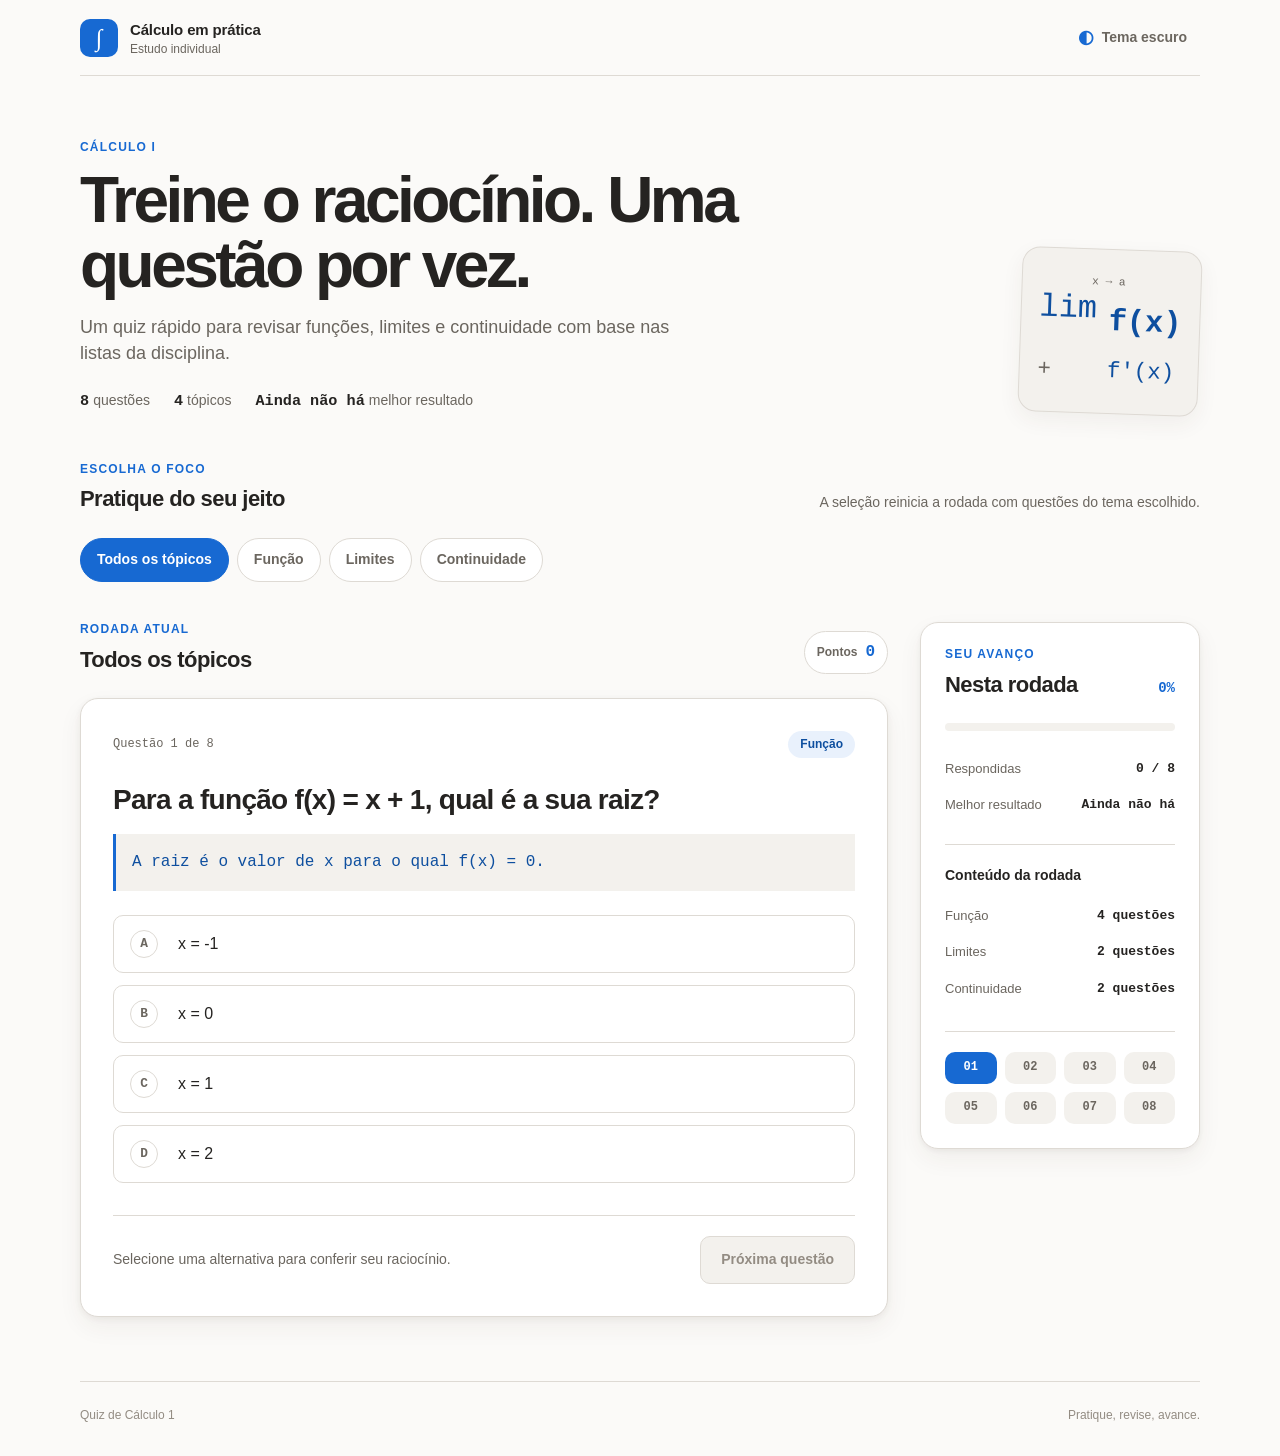
<file: index.html>
<!doctype html>
<html lang="pt-BR" data-theme="light">
  <head>
    <meta charset="UTF-8" />
    <meta name="viewport" content="width=device-width, initial-scale=1.0" />
    <meta
      name="description"
      content="Quiz interativo para praticar conteúdos de Cálculo 1."
    />
    <title>Cálculo em prática | Quiz de Cálculo 1</title>
    <link rel="stylesheet" href="style.css" />
    <script src="script.js" defer></script>
  </head>
  <body>
    <div class="app-shell">
      <header class="topbar">
        <a class="brand" href="." aria-label="Cálculo em prática, início">
          <span class="brand-mark" aria-hidden="true">∫</span>
          <span>
            <strong>Cálculo em prática</strong>
            <small>Estudo individual</small>
          </span>
        </a>

        <button
          class="theme-toggle"
          id="theme-toggle"
          type="button"
          aria-pressed="false"
          aria-label="Ativar tema escuro"
        >
          <span class="theme-glyph" aria-hidden="true">◐</span>
          <span id="theme-label">Tema escuro</span>
        </button>
      </header>

      <main>
        <section class="hero" aria-labelledby="page-title">
          <div class="hero-copy">
            <p class="eyebrow">CÁLCULO I</p>
            <h1 id="page-title">Treine o raciocínio. Uma questão por vez.</h1>
            <p class="hero-description">
              Um quiz rápido para revisar funções, limites e continuidade com base nas listas da disciplina.
            </p>
            <div class="hero-stats" aria-label="Resumo do quiz">
              <span><strong id="hero-question-count">8</strong> questões</span>
              <span><strong>4</strong> tópicos</span>
              <span><strong id="hero-best-score">Ainda não há</strong> melhor resultado</span>
            </div>
          </div>
          <div class="hero-equation" aria-hidden="true">
            <span>lim</span>
            <small>x → a</small>
            <strong>f(x)</strong>
            <i>+</i>
            <span>f′(x)</span>
          </div>
        </section>

        <section class="topic-section" aria-labelledby="topic-title">
          <div class="section-heading">
            <div>
              <p class="section-label">Escolha o foco</p>
              <h2 id="topic-title">Pratique do seu jeito</h2>
            </div>
            <p class="section-note">A seleção reinicia a rodada com questões do tema escolhido.</p>
          </div>

          <nav class="topic-tabs" id="topic-tabs" aria-label="Filtrar questões por tópico">
            <button class="topic-tab is-active" type="button" data-topic="all" aria-pressed="true">Todos os tópicos</button>
            <button class="topic-tab" type="button" data-topic="funcao" aria-pressed="false">Função</button>
            <button class="topic-tab" type="button" data-topic="limites" aria-pressed="false">Limites</button>
            <button class="topic-tab" type="button" data-topic="continuidade" aria-pressed="false">Continuidade</button>
          </nav>
        </section>

        <div class="quiz-layout">
          <section class="quiz-stage" id="quiz-stage" aria-labelledby="round-title">
            <div class="stage-header">
              <div>
                <p class="section-label">Rodada atual</p>
                <h2 id="round-title">Todos os tópicos</h2>
              </div>
              <div class="score-chip" aria-label="Pontuação atual">
                <span class="score-chip-label">Pontos</span>
                <strong id="score-value">0</strong>
              </div>
            </div>

            <article class="question-card" id="question-card" aria-labelledby="question-text">
              <div class="question-meta">
                <span id="question-number">Questão 1 de 8</span>
                <span class="topic-badge" id="question-topic">Função</span>
              </div>
              <h3 id="question-text">Carregando questão...</h3>
              <p class="formula" id="question-formula" hidden></p>
              <div class="options" id="options" role="group" aria-label="Alternativas"></div>

              <div class="feedback" id="feedback" role="status" aria-live="polite" hidden>
                <strong id="feedback-title"></strong>
                <p id="feedback-text"></p>
              </div>

              <div class="question-footer">
                <p id="helper-copy">Selecione uma alternativa para conferir seu raciocínio.</p>
                <button class="primary-button" id="next-button" type="button" disabled>Próxima questão</button>
              </div>
            </article>
          </section>

          <aside class="progress-panel" id="progress-panel" aria-labelledby="progress-title">
            <div class="progress-panel-header">
              <div>
                <p class="section-label">Seu avanço</p>
                <h2 id="progress-title">Nesta rodada</h2>
              </div>
              <span class="progress-percent" id="progress-percent">0%</span>
            </div>

            <div class="progress-meter" role="progressbar" aria-label="Progresso do quiz" aria-valuemin="0" aria-valuemax="8" aria-valuenow="0">
              <span id="progress-fill"></span>
            </div>

            <div class="metric-row">
              <span>Respondidas</span>
              <strong id="answered-count">0 / 8</strong>
            </div>
            <div class="metric-row">
              <span>Melhor resultado</span>
              <strong id="best-score">Ainda não há</strong>
            </div>

            <div class="panel-divider"></div>

            <div class="topic-summary">
              <h3>Conteúdo da rodada</h3>
              <div id="topic-breakdown"></div>
            </div>

            <ol class="question-list" id="question-list" aria-label="Lista de questões"></ol>
          </aside>
        </div>

        <section class="result-panel" id="result-panel" aria-labelledby="result-title" tabindex="-1" hidden>
          <div class="result-intro">
            <p class="eyebrow">RODADA CONCLUÍDA</p>
            <h2 id="result-title">Seu resultado está pronto.</h2>
            <p id="result-message">Continue praticando para consolidar os conceitos.</p>
          </div>
          <div class="result-score">
            <span>Você acertou</span>
            <strong id="result-score-value">0 / 8</strong>
            <small id="result-percent">0% de aproveitamento</small>
          </div>
          <div class="result-content">
            <div class="result-best">
              <span>Melhor resultado</span>
              <strong id="result-best-score">Ainda não há</strong>
            </div>
            <div class="result-breakdown" id="result-breakdown"></div>
          </div>
          <button class="primary-button" id="restart-button" type="button">Tentar novamente</button>
        </section>
      </main>

      <footer class="footer">
        <span>Quiz de Cálculo 1</span>
        <span>Pratique, revise, avance.</span>
      </footer>
    </div>
  </body>
</html>
</file>
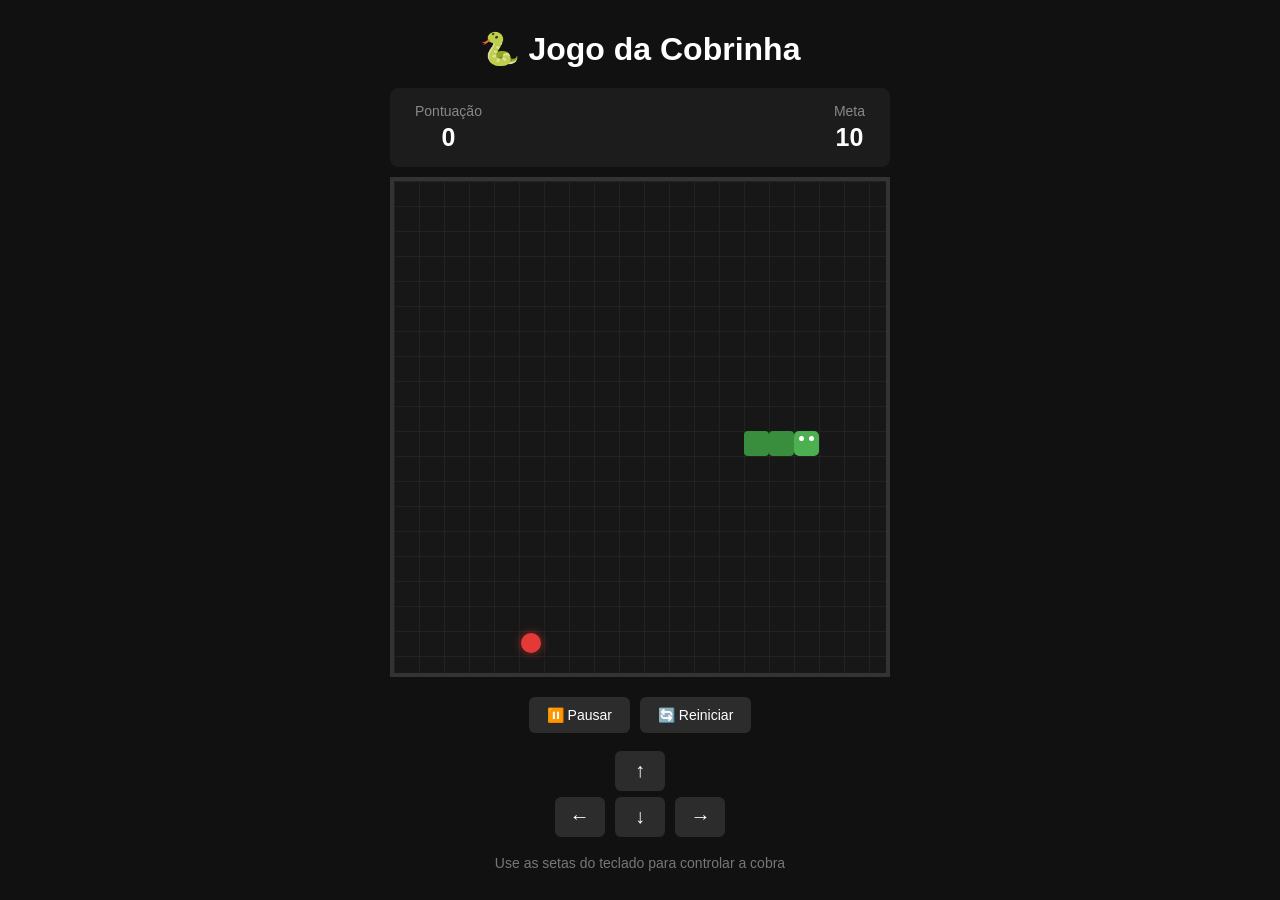
<file: JogoDaCobrina/index.html>
<!DOCTYPE html>
<html lang="pt-BR">

<head>
    <meta charset="UTF-8">
    <meta name="viewport" content="width=device-width, initial-scale=1.0">

    <title>Jogo da Cobrinha</title>

    <link rel="stylesheet" href="estilo.css">
</head>

<body>

    <main class="game">

        <h1>🐍 Jogo da Cobrinha</h1>


        <!-- PLACAR -->

        <div class="placar">

            <div>
                <span>Pontuação</span>
                <strong id="pontuacao">0</strong>
            </div>

            <div>
                <span>Meta</span>
                <strong>10</strong>
            </div>

        </div>


        <!-- TABULEIRO -->

        <div id="tabuleiro" class="tabuleiro">

            <div id="cobra"></div>

            <div id="comida" class="comida"></div>

        </div>


        <!-- BOTÕES -->

        <div class="botoes">

            <button id="botaoPausa">
                ⏸️ Pausar
            </button>

            <button id="botaoReiniciar">
                🔄 Reiniciar
            </button>

        </div>


        <!-- CONTROLES -->

        <div class="controles">

            <button id="cima">↑</button>

            <div>

                <button id="esquerda">←</button>

                <button id="baixo">↓</button>

                <button id="direita">→</button>

            </div>

        </div>


        <p>
            Use as setas do teclado para controlar a cobra
        </p>

    </main>


    <script src="script.js"></script>

</body>

</html>
</file>
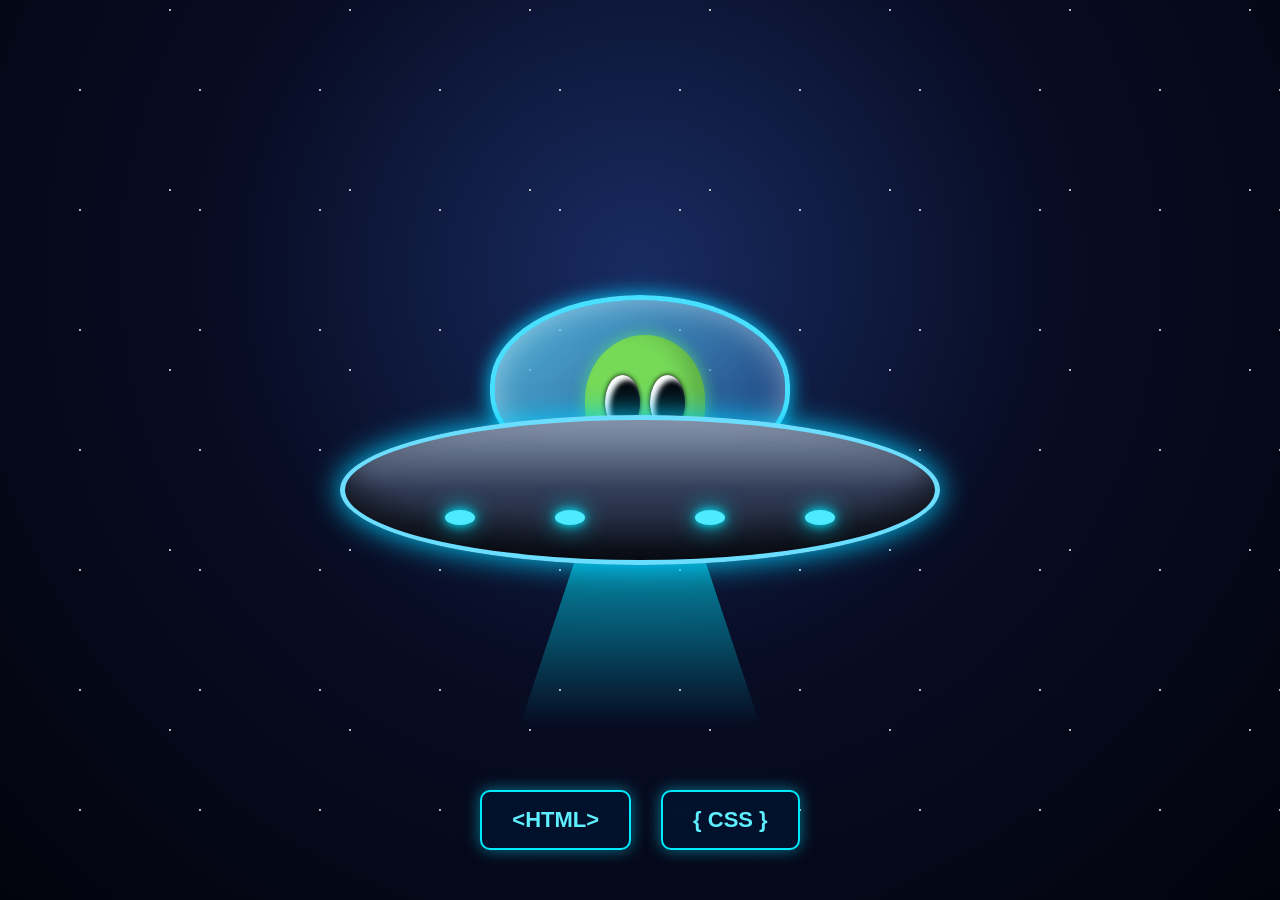
<file: dieglison/alien/src/index.html>
<!DOCTYPE html>
<html lang="pt-BR">
<head>
    <meta charset="UTF-8">
    <meta name="viewport" content="width=device-width, initial-scale=1.0">

    <title>ET no Disco Voador</title>

    <link rel="stylesheet" href="style.css">
</head>

<body>

    <main class="cena">

        <div class="estrelas"></div>

        <div class="disco-voador">

            <div class="cabine">
                <div class="et">
                    <div class="olho olho-esquerdo"></div>
                    <div class="olho olho-direito"></div>

                    <div class="boca"></div>
                </div>
            </div>

            <div class="corpo-disco">
                <div class="luz luz-1"></div>
                <div class="luz luz-2"></div>
                <div class="luz luz-3"></div>
                <div class="luz luz-4"></div>
            </div>

            <div class="raio"></div>

        </div>

        <section class="tecnologias">
            <span>&lt;HTML&gt;</span>
            <span>{ CSS }</span>
        </section>

    </main>

</body>
</html>
</file>
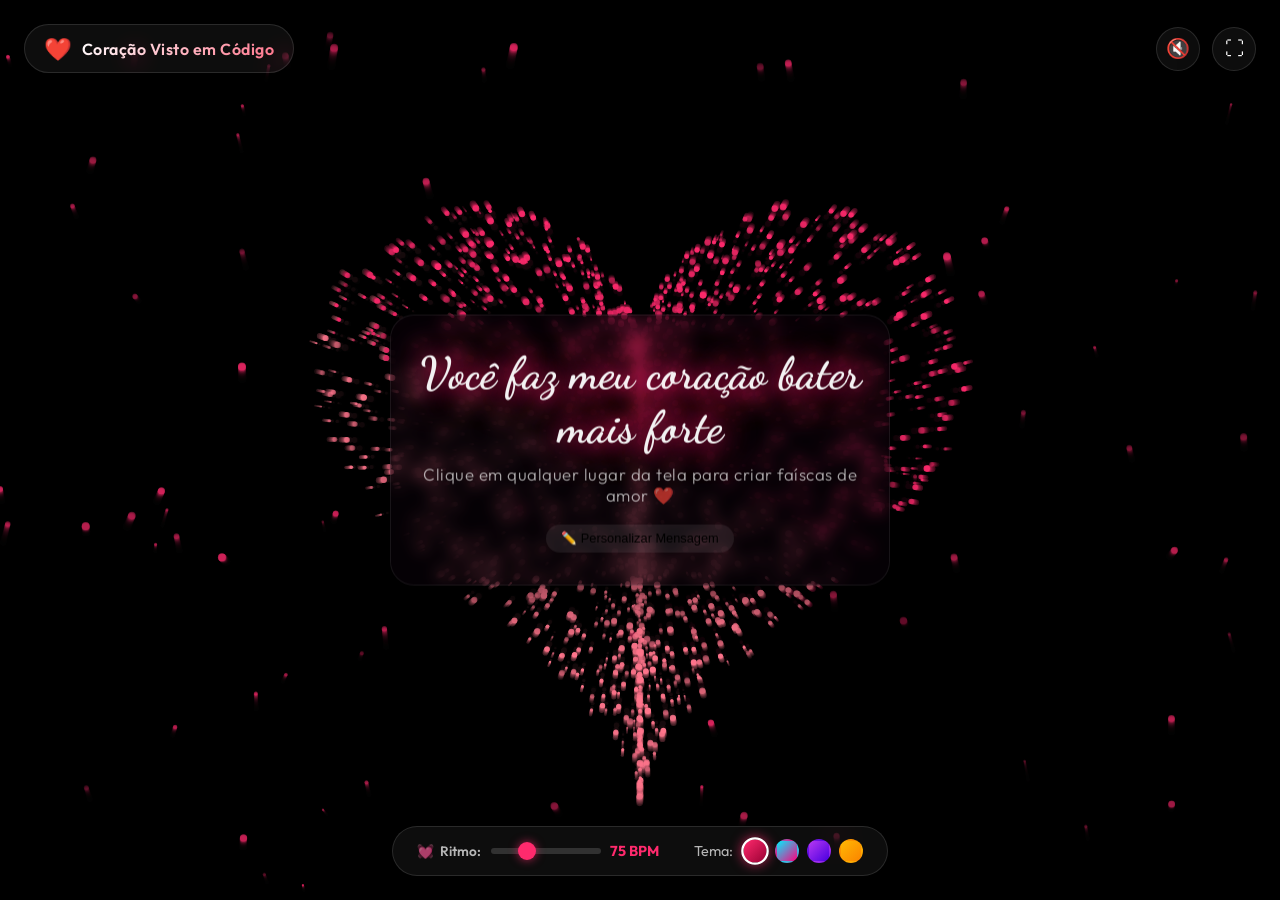
<file: coracao.html>
<!DOCTYPE html>
<html lang="pt-BR">
<head>
  <meta charset="UTF-8">
  <meta name="viewport" content="width=device-width, initial-scale=1.0">
  <meta name="description" content="Página interativa com um coração pulsação 3D, partículas luminosas, som de batimentos cardíacos e mensagem personalizável.">
  <title>Coração Interativo | Animação Radiante em Canvas</title>
  
  <!-- Google Fonts -->
  <link rel="preconnect" href="https://fonts.googleapis.com">
  <link rel="preconnect" href="https://fonts.gstatic.com" crossorigin>
  <link href="https://fonts.googleapis.com/css2?family=Dancing+Script:wght@600;700&family=Outfit:wght@300;400;600;700&display=swap" rel="stylesheet">

  <style>
    :root {
      --bg-gradient: radial-gradient(circle at center, #1b0714 0%, #080206 70%, #000000 100%);
      --primary-color: #ff2a6d;
      --secondary-color: #ff758c;
      --glow-color: rgba(255, 42, 109, 0.7);
      --glass-bg: rgba(255, 255, 255, 0.05);
      --glass-border: rgba(255, 255, 255, 0.12);
      --glass-shadow: 0 8px 32px 0 rgba(0, 0, 0, 0.5);
      --text-main: #ffffff;
      --text-muted: rgba(255, 255, 255, 0.7);
    }

    /* Themes */
    [data-theme="cyber"] {
      --primary-color: #00f0ff;
      --secondary-color: #ff007f;
      --glow-color: rgba(0, 240, 255, 0.7);
      --bg-gradient: radial-gradient(circle at center, #091224 0%, #030611 70%, #000000 100%);
    }

    [data-theme="purple"] {
      --primary-color: #b537f2;
      --secondary-color: #ea5455;
      --glow-color: rgba(181, 55, 242, 0.7);
      --bg-gradient: radial-gradient(circle at center, #18052b 0%, #090214 70%, #000000 100%);
    }

    [data-theme="gold"] {
      --primary-color: #ffb703;
      --secondary-color: #fb8500;
      --glow-color: rgba(255, 183, 3, 0.7);
      --bg-gradient: radial-gradient(circle at center, #241903 0%, #0e0901 70%, #000000 100%);
    }

    * {
      box-sizing: border-box;
      margin: 0;
      padding: 0;
      user-select: none;
    }

    body, html {
      width: 100%;
      height: 100%;
      overflow: hidden;
      font-family: 'Outfit', sans-serif;
      background: var(--bg-gradient);
      color: var(--text-main);
      transition: background 0.8s ease;
    }

    /* Canvas background */
    #canvas-container {
      position: absolute;
      top: 0;
      left: 0;
      width: 100%;
      height: 100%;
      z-index: 1;
    }

    canvas {
      display: block;
      width: 100%;
      height: 100%;
    }

    /* UI Overlay Layer */
    .ui-layer {
      position: relative;
      z-index: 10;
      width: 100%;
      height: 100%;
      pointer-events: none;
      display: flex;
      flex-direction: column;
      justify-content: space-between;
      padding: 1.5rem;
    }

    .interactive-element {
      pointer-events: auto;
    }

    /* Header Bar */
    header {
      display: flex;
      justify-content: space-between;
      align-items: center;
      width: 100%;
    }

    .brand-tag {
      display: flex;
      align-items: center;
      gap: 0.6rem;
      background: var(--glass-bg);
      backdrop-filter: blur(12px);
      -webkit-backdrop-filter: blur(12px);
      border: 1px solid var(--glass-border);
      padding: 0.6rem 1.2rem;
      border-radius: 50px;
      box-shadow: var(--glass-shadow);
    }

    .brand-icon {
      font-size: 1.4rem;
      animation: heartbeat-small 1.2s infinite ease-in-out;
      display: inline-block;
    }

    .brand-title {
      font-weight: 600;
      font-size: 1rem;
      letter-spacing: 0.5px;
      background: linear-gradient(135deg, #fff 0%, var(--secondary-color) 100%);
      -webkit-background-clip: text;
      -webkit-text-fill-color: transparent;
    }

    .top-actions {
      display: flex;
      gap: 0.75rem;
    }

    .icon-btn {
      background: var(--glass-bg);
      backdrop-filter: blur(12px);
      -webkit-backdrop-filter: blur(12px);
      border: 1px solid var(--glass-border);
      color: var(--text-main);
      width: 44px;
      height: 44px;
      border-radius: 50%;
      display: flex;
      align-items: center;
      justify-content: center;
      cursor: pointer;
      font-size: 1.2rem;
      transition: all 0.3s cubic-bezier(0.4, 0, 0.2, 1);
      box-shadow: var(--glass-shadow);
    }

    .icon-btn:hover {
      background: rgba(255, 255, 255, 0.15);
      border-color: var(--primary-color);
      transform: translateY(-2px) scale(1.05);
      box-shadow: 0 0 15px var(--glow-color);
    }

    .icon-btn:active {
      transform: translateY(0) scale(0.95);
    }

    .icon-btn.active {
      background: var(--primary-color);
      border-color: var(--primary-color);
      box-shadow: 0 0 20px var(--glow-color);
    }

    /* Central Message Card */
    .message-container {
      position: absolute;
      top: 50%;
      left: 50%;
      transform: translate(-50%, -50%);
      text-align: center;
      max-width: 90%;
      width: 500px;
      pointer-events: none;
      z-index: 5;
    }

    .message-card {
      background: rgba(15, 7, 15, 0.4);
      backdrop-filter: blur(8px);
      -webkit-backdrop-filter: blur(8px);
      border: 1px solid rgba(255, 255, 255, 0.08);
      border-radius: 24px;
      padding: 2rem 1.5rem;
      box-shadow: 0 20px 50px rgba(0, 0, 0, 0.4);
      transition: all 0.5s ease;
      opacity: 0.95;
    }

    .message-card:hover {
      border-color: var(--glass-border);
      background: rgba(20, 8, 20, 0.55);
    }

    .custom-heading {
      font-family: 'Dancing Script', cursive;
      font-size: 2.8rem;
      font-weight: 700;
      color: var(--text-main);
      text-shadow: 0 0 20px var(--glow-color), 0 0 40px var(--primary-color);
      margin-bottom: 0.5rem;
      line-height: 1.2;
    }

    .custom-subtext {
      font-size: 1.05rem;
      color: var(--text-muted);
      font-weight: 300;
      letter-spacing: 0.5px;
      margin-top: 0.5rem;
    }

    .edit-hint {
      margin-top: 1.2rem;
      display: inline-block;
      font-size: 0.8rem;
      background: rgba(255, 255, 255, 0.08);
      padding: 0.35rem 0.9rem;
      border-radius: 20px;
      cursor: pointer;
      transition: all 0.3s ease;
      border: 1px solid transparent;
      pointer-events: auto;
    }

    .edit-hint:hover {
      background: rgba(255, 255, 255, 0.18);
      border-color: var(--primary-color);
      color: #fff;
      transform: scale(1.03);
    }

    /* Bottom Control Bar */
    footer {
      display: flex;
      justify-content: center;
      width: 100%;
    }

    .control-panel {
      display: flex;
      align-items: center;
      gap: 1.5rem;
      background: var(--glass-bg);
      backdrop-filter: blur(16px);
      -webkit-backdrop-filter: blur(16px);
      border: 1px solid var(--glass-border);
      padding: 0.75rem 1.5rem;
      border-radius: 50px;
      box-shadow: var(--glass-shadow);
      max-width: 100%;
      overflow-x: auto;
    }

    .control-group {
      display: flex;
      align-items: center;
      gap: 0.6rem;
      font-size: 0.9rem;
      color: var(--text-muted);
      white-space: nowrap;
    }

    .control-group label {
      display: flex;
      align-items: center;
      gap: 0.4rem;
      font-size: 0.85rem;
      font-weight: 600;
    }

    .bpm-display {
      font-weight: 700;
      color: var(--primary-color);
      min-width: 60px;
    }

    /* Custom Range Slider */
    input[type="range"] {
      -webkit-appearance: none;
      appearance: none;
      width: 110px;
      height: 6px;
      background: rgba(255, 255, 255, 0.15);
      border-radius: 3px;
      outline: none;
    }

    input[type="range"]::-webkit-slider-thumb {
      -webkit-appearance: none;
      appearance: none;
      width: 18px;
      height: 18px;
      border-radius: 50%;
      background: var(--primary-color);
      cursor: pointer;
      box-shadow: 0 0 10px var(--glow-color);
      transition: transform 0.2s ease;
    }

    input[type="range"]::-webkit-slider-thumb:hover {
      transform: scale(1.2);
    }

    /* Color Swatches */
    .theme-swatches {
      display: flex;
      gap: 0.5rem;
    }

    .swatch {
      width: 24px;
      height: 24px;
      border-radius: 50%;
      cursor: pointer;
      border: 2px solid transparent;
      transition: all 0.3s ease;
    }

    .swatch:hover {
      transform: scale(1.15);
    }

    .swatch.selected {
      border-color: #ffffff;
      box-shadow: 0 0 10px var(--glow-color);
      transform: scale(1.15);
    }

    .swatch-red { background: linear-gradient(135deg, #ff2a6d, #990033); }
    .swatch-cyber { background: linear-gradient(135deg, #00f0ff, #ff007f); }
    .swatch-purple { background: linear-gradient(135deg, #b537f2, #4a00e0); }
    .swatch-gold { background: linear-gradient(135deg, #ffb703, #fb8500); }

    /* Modal dialog */
    .modal-overlay {
      position: fixed;
      top: 0;
      left: 0;
      width: 100vw;
      height: 100vh;
      background: rgba(0, 0, 0, 0.7);
      backdrop-filter: blur(10px);
      z-index: 100;
      display: flex;
      align-items: center;
      justify-content: center;
      opacity: 0;
      pointer-events: none;
      transition: opacity 0.4s ease;
    }

    .modal-overlay.open {
      opacity: 1;
      pointer-events: auto;
    }

    .modal-card {
      background: #140814;
      border: 1px solid var(--glass-border);
      border-radius: 20px;
      padding: 2rem;
      width: 90%;
      max-width: 440px;
      box-shadow: 0 25px 50px rgba(0,0,0,0.8);
      transform: translateY(20px);
      transition: transform 0.4s ease;
    }

    .modal-overlay.open .modal-card {
      transform: translateY(0);
    }

    .modal-title {
      font-size: 1.4rem;
      font-weight: 700;
      margin-bottom: 1rem;
      color: #fff;
      display: flex;
      align-items: center;
      gap: 0.5rem;
    }

    .form-group {
      margin-bottom: 1.2rem;
    }

    .form-group label {
      display: block;
      font-size: 0.85rem;
      color: var(--text-muted);
      margin-bottom: 0.4rem;
    }

    .form-group input, .form-group textarea {
      width: 100%;
      background: rgba(255, 255, 255, 0.06);
      border: 1px solid var(--glass-border);
      border-radius: 10px;
      padding: 0.75rem 1rem;
      color: #fff;
      font-family: inherit;
      font-size: 1rem;
      outline: none;
      transition: border-color 0.3s ease;
    }

    .form-group input:focus, .form-group textarea:focus {
      border-color: var(--primary-color);
      box-shadow: 0 0 10px var(--glow-color);
    }

    .modal-actions {
      display: flex;
      justify-content: flex-end;
      gap: 0.8rem;
      margin-top: 1.5rem;
    }

    .btn {
      padding: 0.65rem 1.4rem;
      border-radius: 30px;
      font-size: 0.9rem;
      font-weight: 600;
      cursor: pointer;
      border: none;
      transition: all 0.3s ease;
    }

    .btn-secondary {
      background: rgba(255, 255, 255, 0.1);
      color: #fff;
    }

    .btn-secondary:hover {
      background: rgba(255, 255, 255, 0.2);
    }

    .btn-primary {
      background: var(--primary-color);
      color: #fff;
      box-shadow: 0 0 15px var(--glow-color);
    }

    .btn-primary:hover {
      transform: translateY(-2px);
      box-shadow: 0 0 25px var(--glow-color);
    }

    /* Keyframes */
    @keyframes heartbeat-small {
      0%, 100% { transform: scale(1); }
      15% { transform: scale(1.25); }
      30% { transform: scale(1.05); }
      45% { transform: scale(1.15); }
    }

    /* Responsive tweaks */
    @media (max-width: 600px) {
      .custom-heading {
        font-size: 2.2rem;
      }
      .custom-subtext {
        font-size: 0.95rem;
      }
      .control-panel {
        padding: 0.6rem 1rem;
        gap: 1rem;
      }
      .bpm-text-hide {
        display: none;
      }
    }
  </style>
</head>
<body data-theme="red">

  <!-- Background Interactive Canvas -->
  <div id="canvas-container">
    <canvas id="heart-canvas"></canvas>
  </div>

  <!-- UI Overlay -->
  <div class="ui-layer">
    
    <!-- Top Header -->
    <header>
      <div class="brand-tag interactive-element">
        <span class="brand-icon" aria-hidden="true">❤️</span>
        <span class="brand-title">Coração Visto em Código</span>
      </div>

      <div class="top-actions">
        <button class="icon-btn interactive-element" id="audio-toggle" title="Ativar/Desativar Som do Coração" aria-label="Alternar áudio de batimentos">
          <span id="audio-icon">🔇</span>
        </button>
        <button class="icon-btn interactive-element" id="fullscreen-toggle" title="Tela Cheia" aria-label="Alternar tela cheia">
          <span>⛶</span>
        </button>
      </div>
    </header>

    <!-- Central Floating Message -->
    <main class="message-container">
      <div class="message-card">
        <h1 class="custom-heading" id="card-heading">Você faz meu coração bater mais forte</h1>
        <p class="custom-subtext" id="card-subtext">Clique em qualquer lugar da tela para criar faíscas de amor ❤️</p>
        <button class="edit-hint interactive-element" id="open-modal-btn">✏️ Personalizar Mensagem</button>
      </div>
    </main>

    <!-- Bottom Controls -->
    <footer>
      <div class="control-panel interactive-element">
        
        <!-- BPM Control -->
        <div class="control-group">
          <label for="bpm-slider">
            <span>💓</span>
            <span class="bpm-text-hide">Ritmo:</span>
          </label>
          <input type="range" id="bpm-slider" min="40" max="160" value="75" step="1" aria-label="Frequência de batimentos por minuto">
          <span class="bpm-display" id="bpm-value">75 BPM</span>
        </div>

        <!-- Color Selector -->
        <div class="control-group">
          <span class="bpm-text-hide">Tema:</span>
          <div class="theme-swatches" id="theme-selector" role="radiogroup" aria-label="Seleção de cores de fundo e coração">
            <div class="swatch swatch-red selected" data-theme="red" role="radio" aria-checked="true" title="Amor Clássico (Vermelho)"></div>
            <div class="swatch swatch-cyber" data-theme="cyber" role="radio" aria-checked="false" title="Neon Cyber (Ciano & Rosa)"></div>
            <div class="swatch swatch-purple" data-theme="purple" role="radio" aria-checked="false" title="Paixão Violeta (Roxo)"></div>
            <div class="swatch swatch-gold" data-theme="gold" role="radio" aria-checked="false" title="Fogo Dourado (Amarelo)"></div>
          </div>
        </div>

      </div>
    </footer>
  </div>

  <!-- Edit Message Modal -->
  <div class="modal-overlay" id="modal-overlay" aria-hidden="true" role="dialog">
    <div class="modal-card">
      <h2 class="modal-title"><span>💌</span> Personalizar Mensagem</h2>
      
      <div class="form-group">
        <label for="input-heading">Título Principal</label>
        <input type="text" id="input-heading" maxlength="60" value="Você faz meu coração bater mais forte">
      </div>

      <div class="form-group">
        <label for="input-subtext">Subtítulo / Dedicatória</label>
        <textarea id="input-subtext" rows="3" maxlength="140">Clique em qualquer lugar da tela para criar faíscas de amor ❤️</textarea>
      </div>

      <div class="modal-actions">
        <button class="btn btn-secondary" id="close-modal-btn">Cancelar</button>
        <button class="btn btn-primary" id="save-modal-btn">Salvar Alterações</button>
      </div>
    </div>
  </div>

  <!-- JavaScript Logic -->
  <script>
    // Canvas & Context Setup
    const canvas = document.getElementById('heart-canvas');
    const ctx = canvas.getContext('2d');

    let width = (canvas.width = window.innerWidth);
    let height = (canvas.height = window.innerHeight);

    window.addEventListener('resize', () => {
      width = canvas.width = window.innerWidth;
      height = canvas.height = window.innerHeight;
      initHeartPoints();
    });

    // App State
    let bpm = 75;
    let theme = 'red';
    let audioEnabled = false;
    let audioCtx = null;

    // Theme Color Palettes for Canvas Particles
    const themePalettes = {
      red: {
        primary: '#ff2a6d',
        secondary: '#ff758c',
        glow: 'rgba(255, 42, 109, ',
        accent: '#ffffff'
      },
      cyber: {
        primary: '#00f0ff',
        secondary: '#ff007f',
        glow: 'rgba(0, 240, 255, ',
        accent: '#00ffaa'
      },
      purple: {
        primary: '#b537f2',
        secondary: '#ea5455',
        glow: 'rgba(181, 55, 242, ',
        accent: '#f700ff'
      },
      gold: {
        primary: '#ffb703',
        secondary: '#fb8500',
        glow: 'rgba(255, 183, 3, ',
        accent: '#fff5c0'
      }
    };

    // Heart Math Curve: Parametric equations
    // x = 16 sin^3(t)
    // y = -(13 cos(t) - 5 cos(2t) - 2 cos(3t) - cos(4t))
    function getHeartPosition(t) {
      const x = 16 * Math.pow(Math.sin(t), 3);
      const y = -(13 * Math.cos(t) - 5 * Math.cos(2 * t) - 2 * Math.cos(3 * t) - Math.cos(4 * t));
      return { x, y };
    }

    // Main Heart Particles
    let heartParticles = [];
    const TOTAL_HEART_PARTICLES = 1800;

    function initHeartPoints() {
      heartParticles = [];
      const scaleBase = Math.min(width, height) / 45;

      for (let i = 0; i < TOTAL_HEART_PARTICLES; i++) {
        // Random parameter t along heart shape
        const t = Math.random() * Math.PI * 2;
        const pos = getHeartPosition(t);

        // Add volume inside the heart by random distribution
        const fillFactor = Math.pow(Math.random(), 0.5); // Density gradient towards edge
        const px = pos.x * scaleBase * fillFactor;
        const py = pos.y * scaleBase * fillFactor;

        // Base velocity offset for fluid motion
        const vx = (Math.random() - 0.5) * 0.8;
        const vy = (Math.random() - 0.5) * 0.8;

        heartParticles.push({
          baseX: px,
          baseY: py,
          x: px,
          y: py,
          vx: vx,
          vy: vy,
          size: Math.random() * 2.2 + 0.8,
          alpha: Math.random() * 0.7 + 0.3,
          t: t,
          fillFactor: fillFactor,
          speed: Math.random() * 0.04 + 0.01
        });
      }
    }

    initHeartPoints();

    // Floating Background Particles & Sparkles
    let bgParticles = [];
    const TOTAL_BG_PARTICLES = 90;

    for (let i = 0; i < TOTAL_BG_PARTICLES; i++) {
      bgParticles.push({
        x: Math.random() * width,
        y: Math.random() * height,
        vx: (Math.random() - 0.5) * 0.5,
        vy: -Math.random() * 0.8 - 0.2, // Float upwards
        size: Math.random() * 3 + 1,
        alpha: Math.random() * 0.5 + 0.1,
        life: Math.random() * 100
      });
    }

    // Mouse Interaction Explosion Particles
    let burstParticles = [];

    window.addEventListener('click', (e) => {
      // Don't spawn burst if clicking interactive UI elements
      if (e.target.closest('.interactive-element') || e.target.closest('.modal-card')) return;

      const clickX = e.clientX - width / 2;
      const clickY = e.clientY - height / 2;

      for (let i = 0; i < 35; i++) {
        const angle = Math.random() * Math.PI * 2;
        const speed = Math.random() * 6 + 2;
        burstParticles.push({
          x: clickX,
          y: clickY,
          vx: Math.cos(angle) * speed,
          vy: Math.sin(angle) * speed,
          size: Math.random() * 4 + 2,
          alpha: 1.0,
          decay: Math.random() * 0.02 + 0.015,
          color: Math.random() > 0.3 ? themePalettes[theme].primary : themePalettes[theme].secondary
        });
      }

      // Play subtle pulse audio on click if enabled
      if (audioEnabled) {
        triggerHeartbeatAudio(1.1);
      }
    });

    // Animation Timing & Pulse Calculations
    let startTime = performance.now();
    let lastBeatTime = 0;

    function render(now) {
      const elapsed = (now - startTime) / 1000;

      // Heartbeat pulse math (Systole and Diastole double-bump rhythm)
      const beatInterval = 60 / bpm;
      const beatPhase = (elapsed % beatInterval) / beatInterval;

      let pulseScale = 1.0;
      let isBeatingCycle = false;

      // Double beat curve (0 to 1)
      if (beatPhase < 0.15) {
        // First main bump (Lub)
        pulseScale = 1.0 + Math.sin((beatPhase / 0.15) * Math.PI) * 0.18;
        isBeatingCycle = true;
      } else if (beatPhase >= 0.18 && beatPhase < 0.33) {
        // Second smaller bump (Dub)
        pulseScale = 1.0 + Math.sin(((beatPhase - 0.18) / 0.15) * Math.PI) * 0.10;
        isBeatingCycle = true;
      }

      // Trigger Web Audio heartbeat sound on first bump
      if (audioEnabled && beatPhase < 0.05 && (now - lastBeatTime) > (beatInterval * 800)) {
        triggerHeartbeatAudio(1.0);
        lastBeatTime = now;
      }

      // Clear Canvas with subtle trail fade for glow motion
      ctx.fillStyle = 'rgba(0, 0, 0, 0.22)';
      ctx.fillRect(0, 0, width, height);

      const activePalette = themePalettes[theme];
      const centerX = width / 2;
      const centerY = height / 2;

      // 1. Draw Background Floating Sparkles
      ctx.save();
      for (let i = 0; i < bgParticles.length; i++) {
        let p = bgParticles[i];
        p.x += p.vx;
        p.y += p.vy;

        if (p.y < 0) {
          p.y = height + 10;
          p.x = Math.random() * width;
        }

        ctx.fillStyle = activePalette.glow + p.alpha + ')';
        ctx.beginPath();
        ctx.arc(p.x, p.y, p.size, 0, Math.PI * 2);
        ctx.fill();
      }
      ctx.restore();

      // 2. Draw Heart Particles
      ctx.save();
      ctx.translate(centerX, centerY);

      for (let i = 0; i < heartParticles.length; i++) {
        let p = heartParticles[i];

        // Apply pulse expansion relative to center
        const targetX = p.baseX * pulseScale;
        const targetY = p.baseY * pulseScale;

        // Smooth particle drift around target position
        p.x += (targetX - p.x) * 0.12 + p.vx * 0.2;
        p.y += (targetY - p.y) * 0.12 + p.vy * 0.2;

        // Color variation based on depth and position
        const colorRatio = Math.sin(p.t + elapsed) * 0.5 + 0.5;
        const particleColor = colorRatio > 0.4 ? activePalette.primary : activePalette.secondary;

        ctx.fillStyle = particleColor;
        ctx.globalAlpha = p.alpha * (0.7 + pulseScale * 0.3);

        ctx.beginPath();
        ctx.arc(p.x, p.y, p.size * (0.8 + pulseScale * 0.3), 0, Math.PI * 2);
        ctx.fill();
      }
      ctx.restore();

      // 3. Draw Click Burst Particles
      ctx.save();
      ctx.translate(centerX, centerY);
      for (let i = burstParticles.length - 1; i >= 0; i--) {
        let bp = burstParticles[i];
        bp.x += bp.vx;
        bp.y += bp.vy;
        bp.alpha -= bp.decay;

        if (bp.alpha <= 0) {
          burstParticles.splice(i, 1);
          continue;
        }

        ctx.fillStyle = bp.color;
        ctx.globalAlpha = bp.alpha;
        ctx.beginPath();
        ctx.arc(bp.x, bp.y, bp.size, 0, Math.PI * 2);
        ctx.fill();
      }
      ctx.restore();

      requestAnimationFrame(render);
    }

    requestAnimationFrame(render);

    // Audio Synthesizer (Realistic Heartbeat "Lub-Dub")
    function initAudio() {
      if (!audioCtx) {
        audioCtx = new (window.AudioContext || window.webkitAudioContext)();
      }
      if (audioCtx.state === 'suspended') {
        audioCtx.resume();
      }
    }

    function triggerHeartbeatAudio(volumeMultiplier = 1.0) {
      if (!audioCtx) return;

      try {
        const now = audioCtx.currentTime;

        // --- First Beat ("Lub") ---
        const osc1 = audioCtx.createOscillator();
        const gain1 = audioCtx.createGain();
        const filter1 = audioCtx.createBiquadFilter();

        osc1.type = 'sine';
        osc1.frequency.setValueAtTime(100, now);
        osc1.frequency.exponentialRampToValueAtTime(35, now + 0.12);

        filter1.type = 'lowpass';
        filter1.frequency.setValueAtTime(160, now);

        gain1.gain.setValueAtTime(0.001, now);
        gain1.gain.linearRampToValueAtTime(0.5 * volumeMultiplier, now + 0.03);
        gain1.gain.exponentialRampToValueAtTime(0.001, now + 0.15);

        osc1.connect(filter1);
        filter1.connect(gain1);
        gain1.connect(audioCtx.destination);

        osc1.start(now);
        osc1.stop(now + 0.16);

        // --- Second Beat ("Dub") ---
        const osc2 = audioCtx.createOscillator();
        const gain2 = audioCtx.createGain();
        const filter2 = audioCtx.createBiquadFilter();

        const dubTime = now + 0.16;
        osc2.type = 'sine';
        osc2.frequency.setValueAtTime(120, dubTime);
        osc2.frequency.exponentialRampToValueAtTime(40, dubTime + 0.10);

        filter2.type = 'lowpass';
        filter2.frequency.setValueAtTime(180, dubTime);

        gain2.gain.setValueAtTime(0.001, dubTime);
        gain2.gain.linearRampToValueAtTime(0.35 * volumeMultiplier, dubTime + 0.02);
        gain2.gain.exponentialRampToValueAtTime(0.001, dubTime + 0.12);

        osc2.connect(filter2);
        filter2.connect(gain2);
        gain2.connect(audioCtx.destination);

        osc2.start(dubTime);
        osc2.stop(dubTime + 0.14);

      } catch (err) {
        console.error('Erro ao reproduzir som:', err);
      }
    }

    // Audio Toggle Handler
    const audioBtn = document.getElementById('audio-toggle');
    const audioIcon = document.getElementById('audio-icon');

    audioBtn.addEventListener('click', () => {
      audioEnabled = !audioEnabled;
      if (audioEnabled) {
        initAudio();
        audioBtn.classList.add('active');
        audioIcon.textContent = '🔊';
        triggerHeartbeatAudio(1.0);
      } else {
        audioBtn.classList.remove('active');
        audioIcon.textContent = '🔇';
      }
    });

    // BPM Slider Listener
    const bpmSlider = document.getElementById('bpm-slider');
    const bpmDisplay = document.getElementById('bpm-value');

    bpmSlider.addEventListener('input', (e) => {
      bpm = parseInt(e.target.value, 10);
      bpmDisplay.textContent = `${bpm} BPM`;
    });

    // Theme Switcher Listener
    const themeSwatches = document.querySelectorAll('.swatch');
    themeSwatches.forEach(swatch => {
      swatch.addEventListener('click', () => {
        themeSwatches.forEach(s => {
          s.classList.remove('selected');
          s.setAttribute('aria-checked', 'false');
        });
        swatch.classList.add('selected');
        swatch.setAttribute('aria-checked', 'true');

        theme = swatch.dataset.theme;
        document.body.setAttribute('data-theme', theme);
      });
    });

    // Fullscreen Toggle
    const fullscreenBtn = document.getElementById('fullscreen-toggle');
    fullscreenBtn.addEventListener('click', () => {
      if (!document.fullscreenElement) {
        document.documentElement.requestFullscreen().catch(err => console.log(err));
      } else {
        if (document.exitFullscreen) {
          document.exitFullscreen();
        }
      }
    });

    // Modal Dialog Controls
    const modalOverlay = document.getElementById('modal-overlay');
    const openModalBtn = document.getElementById('open-modal-btn');
    const closeModalBtn = document.getElementById('close-modal-btn');
    const saveModalBtn = document.getElementById('save-modal-btn');

    const inputHeading = document.getElementById('input-heading');
    const inputSubtext = document.getElementById('input-subtext');
    const cardHeading = document.getElementById('card-heading');
    const cardSubtext = document.getElementById('card-subtext');

    openModalBtn.addEventListener('click', () => {
      modalOverlay.classList.add('open');
      modalOverlay.setAttribute('aria-hidden', 'false');
    });

    closeModalBtn.addEventListener('click', () => {
      modalOverlay.classList.remove('open');
      modalOverlay.setAttribute('aria-hidden', 'true');
    });

    modalOverlay.addEventListener('click', (e) => {
      if (e.target === modalOverlay) {
        modalOverlay.classList.remove('open');
        modalOverlay.setAttribute('aria-hidden', 'true');
      }
    });

    saveModalBtn.addEventListener('click', () => {
      if (inputHeading.value.trim() !== '') {
        cardHeading.textContent = inputHeading.value.trim();
      }
      if (inputSubtext.value.trim() !== '') {
        cardSubtext.textContent = inputSubtext.value.trim();
      }
      modalOverlay.classList.remove('open');
      modalOverlay.setAttribute('aria-hidden', 'true');
    });

  </script>
</body>
</html>
</file>
<file: style.css>
:root {
  --color-canvas: #fbfaf8;
  --color-surface: #ffffff;
  --color-surface-soft: #f3f1ed;
  --color-ink: #252321;
  --color-muted: #6b665f;
  --color-faint: #938c83;
  --color-border: #dedad4;
  --color-accent: #1769d2;
  --color-accent-strong: #0e4f9f;
  --color-accent-soft: #e9f1fc;
  --color-success: #277a4d;
  --color-success-soft: #e6f3eb;
  --color-error: #b83a3a;
  --color-error-soft: #fae9e8;
  --color-warning: #9a6116;
  --color-shadow: rgb(60 48 36 / 6%);
  --color-shadow-deep: rgb(60 48 36 / 10%);
  --space-1: 4px;
  --space-2: 8px;
  --space-3: 12px;
  --space-4: 16px;
  --space-5: 20px;
  --space-6: 24px;
  --space-8: 32px;
  --space-10: 40px;
  --space-12: 48px;
  --space-16: 64px;
  --radius-control: 10px;
  --radius-card: 18px;
  --radius-pill: 999px;
  --transition-fast: 120ms ease-out;
  --transition-standard: 200ms ease-in-out;
  --transition-emphasis: 420ms cubic-bezier(0.16, 1, 0.3, 1);
}

[data-theme="dark"] {
  --color-canvas: #1f1e1c;
  --color-surface: #292825;
  --color-surface-soft: #33312d;
  --color-ink: #f7f5f1;
  --color-muted: #c3bdb3;
  --color-faint: #928a7f;
  --color-border: #4a4742;
  --color-accent: #65a1f3;
  --color-accent-strong: #9ac4ff;
  --color-accent-soft: #263b59;
  --color-success: #79c69a;
  --color-success-soft: #244333;
  --color-error: #f29c9c;
  --color-error-soft: #4b2929;
  --color-warning: #e4b968;
  --color-shadow: rgb(0 0 0 / 16%);
  --color-shadow-deep: rgb(0 0 0 / 28%);
}

* {
  box-sizing: border-box;
}

html {
  min-width: 320px;
  scroll-behavior: smooth;
}

body {
  min-width: 320px;
  min-height: 100dvh;
  margin: 0;
  background: var(--color-canvas);
  color: var(--color-ink);
  font-family: ui-sans-serif, -apple-system, BlinkMacSystemFont, "Segoe UI", sans-serif;
  font-size: 16px;
  line-height: 1.55;
  transition: background-color var(--transition-standard), color var(--transition-standard);
}

button,
a {
  font: inherit;
}

button {
  cursor: pointer;
}

button:focus-visible,
a:focus-visible {
  outline: 3px solid var(--color-accent);
  outline-offset: 3px;
}

button:disabled {
  cursor: not-allowed;
}

.app-shell {
  position: relative;
  width: min(100% - 32px, 1120px);
  min-height: 100dvh;
  margin: 0 auto;
}

.topbar {
  display: flex;
  align-items: center;
  justify-content: space-between;
  min-height: 76px;
  border-bottom: 1px solid var(--color-border);
}

.brand {
  display: inline-flex;
  align-items: center;
  gap: var(--space-3);
  color: var(--color-ink);
  text-decoration: none;
}

.brand-mark {
  display: grid;
  width: 38px;
  height: 38px;
  place-items: center;
  border-radius: var(--radius-control);
  background: var(--color-accent);
  color: #ffffff;
  font-family: Georgia, serif;
  font-size: 24px;
  line-height: 1;
}

.brand strong,
.brand small {
  display: block;
}

.brand strong {
  font-size: 0.9375rem;
  font-weight: 700;
  letter-spacing: -0.01em;
}

.brand small {
  margin-top: 1px;
  color: var(--color-muted);
  font-size: 0.75rem;
  line-height: 1.3;
}

.theme-toggle {
  display: inline-flex;
  align-items: center;
  gap: var(--space-2);
  min-height: 44px;
  padding: var(--space-2) var(--space-3);
  border: 1px solid transparent;
  border-radius: var(--radius-control);
  background: transparent;
  color: var(--color-muted);
  font-size: 0.875rem;
  font-weight: 600;
  transition: color var(--transition-fast), background-color var(--transition-fast), transform var(--transition-fast);
}

.theme-toggle:hover {
  background: var(--color-surface-soft);
  color: var(--color-ink);
}

.theme-toggle:active {
  transform: scale(0.99);
}

.theme-glyph {
  color: var(--color-accent);
  font-size: 1.15rem;
  line-height: 1;
}

.hero {
  display: grid;
  grid-template-columns: minmax(0, 1fr) 180px;
  align-items: end;
  gap: var(--space-12);
  padding: var(--space-16) 0 var(--space-12);
}

.hero-copy {
  max-width: 700px;
}

.eyebrow,
.section-label {
  margin: 0;
  color: var(--color-accent);
  font-size: 0.75rem;
  font-weight: 700;
  letter-spacing: 0.1em;
  line-height: 1.3;
  text-transform: uppercase;
}

.hero h1 {
  max-width: 680px;
  margin: var(--space-3) 0 var(--space-4);
  font-size: clamp(2.5rem, 5vw, 4rem);
  font-weight: 700;
  letter-spacing: -0.055em;
  line-height: 1.02;
}

.hero-description {
  max-width: 600px;
  margin: 0;
  color: var(--color-muted);
  font-size: 1.125rem;
  font-weight: 500;
  line-height: 1.45;
}

.hero-stats {
  display: flex;
  flex-wrap: wrap;
  gap: var(--space-3) var(--space-6);
  margin-top: var(--space-6);
  color: var(--color-muted);
  font-size: 0.875rem;
}

.hero-stats span {
  display: inline-flex;
  align-items: baseline;
  gap: var(--space-1);
}

.hero-stats strong {
  color: var(--color-ink);
  font-family: ui-monospace, SFMono-Regular, Consolas, monospace;
  font-size: 0.95rem;
}

.hero-equation {
  display: grid;
  grid-template-columns: auto auto;
  align-items: center;
  justify-content: center;
  gap: var(--space-2) var(--space-3);
  min-height: 148px;
  padding: var(--space-6);
  border: 1px solid var(--color-border);
  border-radius: var(--radius-card);
  background: var(--color-surface-soft);
  color: var(--color-accent-strong);
  font-family: ui-monospace, SFMono-Regular, Consolas, monospace;
  font-size: 1.4rem;
  box-shadow: 0 8px 22px var(--color-shadow);
  transform: rotate(2deg);
}

.hero-equation span:nth-of-type(1) {
  grid-row: span 2;
  font-size: 2rem;
}

.hero-equation small {
  align-self: start;
  margin-left: -18px;
  color: var(--color-muted);
  font-size: 0.7rem;
}

.hero-equation strong {
  font-size: 1.9rem;
}

.hero-equation i {
  color: var(--color-muted);
  font-style: normal;
}

.topic-section {
  padding-bottom: var(--space-10);
}

.section-heading,
.stage-header,
.progress-panel-header {
  display: flex;
  align-items: end;
  justify-content: space-between;
  gap: var(--space-6);
}

.section-heading h2,
.stage-header h2,
.progress-panel h2 {
  margin: var(--space-2) 0 0;
  font-size: 1.375rem;
  letter-spacing: -0.025em;
  line-height: 1.3;
}

.section-note {
  max-width: 390px;
  margin: 0;
  color: var(--color-muted);
  font-size: 0.875rem;
  text-align: right;
}

.topic-tabs {
  display: flex;
  flex-wrap: wrap;
  gap: var(--space-2);
  margin-top: var(--space-6);
}

.topic-tab {
  min-height: 44px;
  padding: var(--space-2) var(--space-4);
  border: 1px solid var(--color-border);
  border-radius: var(--radius-pill);
  background: var(--color-surface);
  color: var(--color-muted);
  font-size: 0.875rem;
  font-weight: 600;
  transition: border-color var(--transition-fast), background-color var(--transition-fast), color var(--transition-fast), transform var(--transition-fast);
}

.topic-tab:hover {
  border-color: var(--color-accent);
  color: var(--color-accent);
}

.topic-tab:active {
  transform: scale(0.99);
}

.topic-tab.is-active {
  border-color: var(--color-accent);
  background: var(--color-accent);
  color: #ffffff;
}

.quiz-layout {
  display: grid;
  grid-template-columns: minmax(0, 1fr) 280px;
  align-items: start;
  gap: var(--space-8);
  padding-bottom: var(--space-16);
}

.quiz-stage {
  min-width: 0;
}

.score-chip {
  display: inline-flex;
  align-items: baseline;
  gap: var(--space-2);
  padding: var(--space-2) var(--space-3);
  border: 1px solid var(--color-border);
  border-radius: var(--radius-pill);
  background: var(--color-surface);
}

.score-chip-label {
  color: var(--color-muted);
  font-size: 0.75rem;
  font-weight: 600;
}

.score-chip strong {
  color: var(--color-accent);
  font-family: ui-monospace, SFMono-Regular, Consolas, monospace;
  font-size: 1rem;
}

.question-card,
.progress-panel,
.result-panel {
  border: 1px solid var(--color-border);
  border-radius: var(--radius-card);
  background: var(--color-surface);
  box-shadow: 0 10px 24px var(--color-shadow), 0 2px 6px var(--color-shadow);
}

.question-card {
  margin-top: var(--space-6);
  padding: var(--space-8);
}

.question-meta {
  display: flex;
  align-items: center;
  justify-content: space-between;
  gap: var(--space-3);
  color: var(--color-muted);
  font-family: ui-monospace, SFMono-Regular, Consolas, monospace;
  font-size: 0.75rem;
}

.topic-badge {
  padding: var(--space-1) var(--space-3);
  border-radius: var(--radius-pill);
  background: var(--color-accent-soft);
  color: var(--color-accent-strong);
  font-family: ui-sans-serif, -apple-system, BlinkMacSystemFont, "Segoe UI", sans-serif;
  font-weight: 700;
}

.question-card h3 {
  max-width: 720px;
  margin: var(--space-6) 0 var(--space-4);
  font-size: clamp(1.3rem, 2.4vw, 1.75rem);
  letter-spacing: -0.025em;
  line-height: 1.3;
}

.formula {
  margin: 0 0 var(--space-6);
  padding: var(--space-4);
  overflow-x: auto;
  border-left: 3px solid var(--color-accent);
  background: var(--color-surface-soft);
  color: var(--color-accent-strong);
  font-family: ui-monospace, SFMono-Regular, Consolas, monospace;
  font-size: 1rem;
  white-space: nowrap;
}

.options {
  display: grid;
  gap: var(--space-3);
}

.option-button {
  display: grid;
  grid-template-columns: 36px minmax(0, 1fr);
  align-items: center;
  gap: var(--space-3);
  width: 100%;
  min-height: 58px;
  padding: var(--space-3) var(--space-4);
  border: 1px solid var(--color-border);
  border-radius: var(--radius-control);
  background: var(--color-surface);
  color: var(--color-ink);
  text-align: left;
  transition: border-color var(--transition-fast), background-color var(--transition-fast), color var(--transition-fast), transform var(--transition-fast);
}

.option-button:hover:not(:disabled) {
  border-color: var(--color-accent);
  background: var(--color-accent-soft);
}

.option-button:active:not(:disabled) {
  transform: scale(0.99);
}

.option-marker {
  display: grid;
  width: 28px;
  height: 28px;
  place-items: center;
  border: 1px solid var(--color-border);
  border-radius: 50%;
  color: var(--color-muted);
  font-family: ui-monospace, SFMono-Regular, Consolas, monospace;
  font-size: 0.8rem;
  font-weight: 700;
}

.option-button.is-selected {
  border-color: var(--color-accent);
  background: var(--color-accent-soft);
}

.option-button.is-selected .option-marker {
  border-color: var(--color-accent);
  background: var(--color-accent);
  color: #ffffff;
}

.option-button.is-correct {
  border-color: var(--color-success);
  background: var(--color-success-soft);
  color: var(--color-success);
}

.option-button.is-correct .option-marker {
  border-color: var(--color-success);
  background: var(--color-success);
  color: #ffffff;
}

.option-button.is-incorrect {
  border-color: var(--color-error);
  background: var(--color-error-soft);
  color: var(--color-error);
}

.option-button.is-incorrect .option-marker {
  border-color: var(--color-error);
  background: var(--color-error);
  color: #ffffff;
}

.option-button:disabled:not(.is-correct):not(.is-incorrect) {
  opacity: 0.72;
}

.feedback {
  margin-top: var(--space-6);
  padding: var(--space-4) var(--space-5);
  border-radius: var(--radius-control);
  background: var(--color-surface-soft);
}

.feedback.is-correct {
  background: var(--color-success-soft);
}

.feedback.is-incorrect {
  background: var(--color-error-soft);
}

.feedback strong {
  color: var(--color-ink);
  font-size: 0.9375rem;
}

.feedback.is-correct strong {
  color: var(--color-success);
}

.feedback.is-incorrect strong {
  color: var(--color-error);
}

.feedback p {
  margin: var(--space-1) 0 0;
  color: var(--color-muted);
  font-size: 0.875rem;
}

.question-footer {
  display: flex;
  align-items: center;
  justify-content: space-between;
  gap: var(--space-4);
  margin-top: var(--space-8);
  padding-top: var(--space-5);
  border-top: 1px solid var(--color-border);
}

.question-footer p {
  margin: 0;
  color: var(--color-muted);
  font-size: 0.875rem;
}

.primary-button {
  min-height: 46px;
  padding: var(--space-3) var(--space-5);
  border: 1px solid var(--color-accent);
  border-radius: var(--radius-control);
  background: var(--color-accent);
  color: #ffffff;
  font-size: 0.875rem;
  font-weight: 700;
  white-space: nowrap;
  transition: background-color var(--transition-fast), border-color var(--transition-fast), transform var(--transition-fast), opacity var(--transition-fast);
}

.primary-button:hover:not(:disabled) {
  border-color: var(--color-accent-strong);
  background: var(--color-accent-strong);
}

.primary-button:active:not(:disabled) {
  transform: scale(0.99);
}

.primary-button:disabled {
  border-color: var(--color-border);
  background: var(--color-surface-soft);
  color: var(--color-faint);
}

.progress-panel {
  position: sticky;
  top: var(--space-6);
  padding: var(--space-6);
}

.progress-percent {
  color: var(--color-accent);
  font-family: ui-monospace, SFMono-Regular, Consolas, monospace;
  font-size: 0.875rem;
  font-weight: 700;
}

.progress-meter {
  height: 8px;
  margin: var(--space-6) 0 var(--space-5);
  overflow: hidden;
  border-radius: var(--radius-pill);
  background: var(--color-surface-soft);
}

.progress-meter span {
  display: block;
  width: 0;
  height: 100%;
  border-radius: inherit;
  background: var(--color-accent);
  transform-origin: left center;
  transition: transform var(--transition-standard);
}

.metric-row {
  display: flex;
  align-items: center;
  justify-content: space-between;
  gap: var(--space-3);
  padding: var(--space-2) 0;
  color: var(--color-muted);
  font-size: 0.8125rem;
}

.metric-row strong {
  color: var(--color-ink);
  font-family: ui-monospace, SFMono-Regular, Consolas, monospace;
  font-size: 0.8125rem;
  text-align: right;
}

.panel-divider {
  height: 1px;
  margin: var(--space-5) 0;
  background: var(--color-border);
}

.topic-summary h3 {
  margin: 0 0 var(--space-3);
  font-size: 0.875rem;
}

.topic-summary-row {
  display: flex;
  justify-content: space-between;
  gap: var(--space-3);
  padding: var(--space-2) 0;
  color: var(--color-muted);
  font-size: 0.8125rem;
}

.topic-summary-row strong {
  color: var(--color-ink);
  font-family: ui-monospace, SFMono-Regular, Consolas, monospace;
}

.question-list {
  display: grid;
  grid-template-columns: repeat(4, 1fr);
  gap: var(--space-2);
  margin: var(--space-6) 0 0;
  padding: var(--space-5) 0 0;
  border-top: 1px solid var(--color-border);
  list-style: none;
}

.question-list li {
  display: grid;
  width: 100%;
  height: 32px;
  place-items: center;
  border-radius: var(--radius-control);
  background: var(--color-surface-soft);
  color: var(--color-muted);
  font-family: ui-monospace, SFMono-Regular, Consolas, monospace;
  font-size: 0.75rem;
  font-weight: 700;
}

.question-list li.is-current {
  background: var(--color-accent);
  color: #ffffff;
}

.question-list li.is-complete {
  background: var(--color-success-soft);
  color: var(--color-success);
}

.result-panel {
  display: grid;
  grid-template-columns: minmax(0, 1fr) 220px;
  align-items: center;
  gap: var(--space-8);
  margin-bottom: var(--space-16);
  padding: var(--space-10);
}

.result-intro h2 {
  margin: var(--space-3) 0 var(--space-2);
  font-size: clamp(1.75rem, 4vw, 2.5rem);
  letter-spacing: -0.045em;
  line-height: 1.1;
}

.result-intro > p:last-child {
  max-width: 520px;
  margin: 0;
  color: var(--color-muted);
}

.result-score {
  padding: var(--space-5);
  border-radius: var(--radius-control);
  background: var(--color-surface-soft);
  text-align: center;
}

.result-score span,
.result-score small,
.result-best span {
  display: block;
  color: var(--color-muted);
  font-size: 0.8125rem;
}

.result-score strong {
  display: block;
  margin: var(--space-2) 0;
  color: var(--color-accent);
  font-family: ui-monospace, SFMono-Regular, Consolas, monospace;
  font-size: 1.75rem;
}

.result-content {
  grid-column: 1 / -1;
  display: grid;
  grid-template-columns: 220px minmax(0, 1fr);
  gap: var(--space-8);
  padding-top: var(--space-6);
  border-top: 1px solid var(--color-border);
}

.result-best strong {
  display: block;
  margin-top: var(--space-2);
  color: var(--color-ink);
  font-family: ui-monospace, SFMono-Regular, Consolas, monospace;
  font-size: 1.15rem;
}

.result-breakdown {
  display: grid;
  gap: var(--space-2);
}

.result-topic-row {
  display: grid;
  grid-template-columns: 120px minmax(0, 1fr) 48px;
  align-items: center;
  gap: var(--space-3);
  color: var(--color-muted);
  font-size: 0.8125rem;
}

.result-topic-meter {
  height: 6px;
  overflow: hidden;
  border-radius: var(--radius-pill);
  background: var(--color-surface-soft);
}

.result-topic-meter span {
  display: block;
  height: 100%;
  border-radius: inherit;
  background: var(--color-accent);
  transform-origin: left center;
}

.result-topic-row strong {
  color: var(--color-ink);
  font-family: ui-monospace, SFMono-Regular, Consolas, monospace;
  font-size: 0.75rem;
  text-align: right;
}

.result-panel > .primary-button {
  justify-self: start;
}

.footer {
  display: flex;
  justify-content: space-between;
  gap: var(--space-4);
  padding: var(--space-6) 0 var(--space-8);
  border-top: 1px solid var(--color-border);
  color: var(--color-faint);
  font-size: 0.75rem;
}

[hidden] {
  display: none !important;
}

@media (max-width: 1024px) {
  .quiz-layout {
    grid-template-columns: minmax(0, 1fr) 248px;
    gap: var(--space-6);
  }

  .hero {
    gap: var(--space-8);
  }
}

@media (max-width: 900px) {
  .quiz-layout {
    grid-template-columns: 1fr;
  }

  .progress-panel {
    position: static;
  }

  .progress-panel-header {
    align-items: center;
  }

  .question-list {
    grid-template-columns: repeat(8, 1fr);
  }
}

@media (max-width: 767px) {
  .app-shell {
    width: min(100% - 24px, 640px);
  }

  .topbar {
    min-height: 68px;
  }

  .theme-toggle {
    padding-inline: var(--space-2);
  }

  .theme-toggle span:last-child {
    position: absolute;
    width: 1px;
    height: 1px;
    overflow: hidden;
    clip: rect(0 0 0 0);
    white-space: nowrap;
  }

  .hero {
    grid-template-columns: 1fr;
    gap: var(--space-6);
    padding: var(--space-12) 0 var(--space-10);
  }

  .hero-equation {
    justify-self: start;
    min-height: 100px;
    transform: rotate(-1deg);
  }

  .section-heading,
  .question-footer,
  .footer {
    align-items: flex-start;
    flex-direction: column;
  }

  .section-note {
    max-width: 100%;
    text-align: left;
  }

  .topic-tabs {
    display: grid;
    grid-template-columns: repeat(2, minmax(0, 1fr));
  }

  .topic-tab {
    width: 100%;
  }

  .question-card,
  .progress-panel,
  .result-panel {
    border-radius: 14px;
  }

  .question-card,
  .result-panel {
    padding: var(--space-6);
  }

  .question-footer .primary-button,
  .result-panel > .primary-button {
    width: 100%;
  }

  .result-panel {
    grid-template-columns: 1fr;
    gap: var(--space-6);
  }

  .result-content {
    grid-template-columns: 1fr;
    gap: var(--space-6);
  }

  .result-topic-row {
    grid-template-columns: 100px minmax(0, 1fr) 44px;
  }
}

@media (max-width: 420px) {
  .app-shell {
    width: min(100% - 20px, 640px);
  }

  .hero h1 {
    font-size: 2.45rem;
  }

  .hero-stats {
    display: grid;
    gap: var(--space-2);
  }

  .topic-tabs {
    grid-template-columns: 1fr;
  }

  .question-card,
  .progress-panel,
  .result-panel {
    padding: var(--space-5);
  }

  .question-meta {
    align-items: flex-start;
    flex-direction: column;
  }

  .option-button {
    grid-template-columns: 32px minmax(0, 1fr);
    padding-inline: var(--space-3);
  }
}

@media (prefers-reduced-motion: reduce) {
  html {
    scroll-behavior: auto;
  }

  *,
  *::before,
  *::after {
    transition-duration: 0.01ms !important;
    animation-duration: 0.01ms !important;
    animation-iteration-count: 1 !important;
  }
}
</file>
<file: JogoDaCobrina/estilo.css>
* {
    margin: 0;
    padding: 0;

    box-sizing: border-box;
}


body {
    min-height: 100vh;

    display: flex;
    justify-content: center;
    align-items: center;

    background-color: #111;

    font-family: Arial, Helvetica, sans-serif;

    color: white;
}


.game {
    text-align: center;
}


h1 {
    margin-bottom: 20px;

    font-size: 32px;
}


/* =========================
   PLACAR
========================= */

.placar {

    width: 500px;

    display: flex;
    justify-content: space-between;

    padding: 15px 25px;

    margin-bottom: 10px;

    background-color: #1c1c1c;

    border-radius: 8px;
}


.placar div {

    display: flex;
    flex-direction: column;

    gap: 4px;
}


.placar span {

    color: #888;

    font-size: 14px;
}


.placar strong {

    font-size: 25px;
}


/* =========================
   TABULEIRO
========================= */

.tabuleiro {

    width: 500px;
    height: 500px;

    position: relative;

    overflow: hidden;

    background-color: #171717;

    border: 4px solid #333;

    /*
        Grade de 25 x 25 pixels
    */

    background-image:
        linear-gradient(#222 1px, transparent 1px),
        linear-gradient(90deg, #222 1px, transparent 1px);

    background-size: 25px 25px;
}


/* =========================
   COBRA
========================= */

#cobra {

    width: 25px;
    height: 25px;

    position: absolute;

    left: 250px;
    top: 250px;

    z-index: 2;
}


/* Cabeça */

.cabeca {

    width: 25px;
    height: 25px;

    position: absolute;

    background-color: #4caf50;

    border-radius: 5px;
}


/* Olhos */

.cabeca::before,
.cabeca::after {

    content: "";

    width: 5px;
    height: 5px;

    position: absolute;

    top: 5px;

    background-color: white;

    border-radius: 50%;
}


.cabeca::before {
    left: 5px;
}


.cabeca::after {
    right: 5px;
}


/* Corpo */

.corpo {

    width: 25px;
    height: 25px;

    position: absolute;

    background-color: #388e3c;

    border-radius: 4px;
}


/* =========================
   COMIDA
========================= */

.comida {

    width: 20px;
    height: 20px;

    position: absolute;

    background-color: #e53935;

    border-radius: 50%;

    z-index: 1;

    box-shadow:
        0 0 10px rgba(229, 57, 53, 0.6);
}


/* =========================
   BOTÕES
========================= */

.botoes {

    margin-top: 20px;

    display: flex;
    justify-content: center;

    gap: 10px;
}


.botoes button {

    padding: 10px 18px;

    border: none;

    border-radius: 6px;

    background-color: #2c2c2c;

    color: white;

    font-size: 14px;

    cursor: pointer;

    transition: 0.2s;
}


.botoes button:hover {

    background-color: #3c3c3c;
}


.botoes button:active {

    transform: scale(0.95);
}


/* =========================
   CONTROLES
========================= */

.controles {

    margin-top: 15px;
}


.controles button {

    width: 50px;
    height: 40px;

    margin: 3px;

    border: none;

    border-radius: 6px;

    background-color: #2c2c2c;

    color: white;

    font-size: 20px;

    cursor: pointer;

    transition: 0.2s;
}


.controles button:hover {

    background-color: #3c3c3c;
}


.controles button:active {

    transform: scale(0.95);
}


/* =========================
   TEXTO
========================= */

p {

    margin-top: 15px;

    color: #777;

    font-size: 14px;
}


/* =========================
   RESPONSIVIDADE
========================= */

@media (max-width: 600px) {

    .tabuleiro {

        width: 90vw;
        height: 90vw;

    }


    .placar {

        width: 90vw;

    }

}
</file>
<file: dieglison/alien/src/style.css>
* {
    margin: 0;
    padding: 0;
    box-sizing: border-box;
}

body {
    min-height: 100vh;
    overflow: hidden;

    font-family: Arial, sans-serif;

    background:
        radial-gradient(circle at 50% 30%, #182b61 0%, #080d25 45%, #02030c 100%);

    color: white;
}

/* CENA */

.cena {
    position: relative;

    width: 100vw;
    height: 100vh;

    display: flex;
    justify-content: center;
    align-items: center;
}

/* ESTRELAS */

.estrelas {
    position: absolute;
    inset: 0;

    background-image:
        radial-gradient(circle, white 1px, transparent 1px),
        radial-gradient(circle, white 1px, transparent 1px);

    background-size: 120px 120px, 180px 180px;
    background-position: 20px 30px, 80px 100px;

    opacity: 0.7;
}

/* DISCO VOADOR */

.disco-voador {
    position: relative;

    width: 600px;
    height: 350px;

    z-index: 2;
}

/* CABINE */

.cabine {
    position: absolute;

    top: 20px;
    left: 150px;

    width: 300px;
    height: 180px;

    border-radius: 50% 50% 45% 45%;

    background: linear-gradient(
        135deg,
        rgba(100, 220, 255, 0.8),
        rgba(30, 70, 150, 0.6)
    );

    border: 5px solid #49dfff;

    box-shadow:
        0 0 20px #00cfff,
        inset 0 0 30px rgba(255, 255, 255, 0.4);

    overflow: hidden;
}

/* ET */

.et {
    position: absolute;

    left: 90px;
    top: 35px;

    width: 120px;
    height: 130px;

    border-radius: 50% 50% 45% 45%;

    background: #76d957;

    box-shadow:
        inset -15px -10px 20px rgba(0, 0, 0, 0.2),
        0 0 15px rgba(100, 255, 100, 0.6);
}

/* OLHOS */

.olho {
    position: absolute;

    top: 40px;

    width: 35px;
    height: 55px;

    border-radius: 50%;

    background: #05070c;

    box-shadow:
        inset 5px 5px 5px white,
        0 0 5px black;
}

.olho-esquerdo {
    left: 20px;
}

.olho-direito {
    right: 20px;
}

/* BOCA */

.boca {
    position: absolute;

    left: 45px;
    bottom: 20px;

    width: 30px;
    height: 10px;

    border-bottom: 3px solid #173b17;

    border-radius: 50%;
}

/* CORPO DO DISCO */

.corpo-disco {
    position: absolute;

    bottom: 60px;
    left: 0;

    width: 600px;
    height: 150px;

    border-radius: 50%;

    background: linear-gradient(
        to bottom,
        #8998b0,
        #323d58 50%,
        #121827
    );

    border: 5px solid #6bdeff;

    box-shadow:
        0 0 30px #00cfff,
        inset 0 -20px 30px rgba(0, 0, 0, 0.6);

    z-index: 3;
}

/* LUZES */

.luz {
    position: absolute;

    bottom: 35px;

    width: 30px;
    height: 15px;

    border-radius: 50%;

    background: #4eeaff;

    box-shadow:
        0 0 10px #00eaff,
        0 0 25px #00eaff;
}

.luz-1 {
    left: 100px;
}

.luz-2 {
    left: 210px;
}

.luz-3 {
    right: 210px;
}

.luz-4 {
    right: 100px;
}

/* RAIO DE LUZ */

.raio {
    position: absolute;

    bottom: -100px;
    left: 180px;

    width: 240px;
    height: 180px;

    background: linear-gradient(
        to bottom,
        rgba(0, 230, 255, 0.6),
        rgba(0, 150, 255, 0)
    );

    clip-path: polygon(
        25% 0,
        75% 0,
        100% 100%,
        0 100%
    );

    filter: blur(5px);

    z-index: 1;
}

/* TECNOLOGIAS */

.tecnologias {
    position: absolute;

    bottom: 50px;

    display: flex;
    gap: 30px;

    z-index: 5;
}

.tecnologias span {
    padding: 15px 30px;

    border: 2px solid #00eaff;

    border-radius: 10px;

    background: rgba(0, 20, 50, 0.7);

    color: #5eefff;

    font-size: 22px;
    font-weight: bold;

    box-shadow:
        0 0 15px rgba(0, 230, 255, 0.5);

    backdrop-filter: blur(5px);
}
</file>
